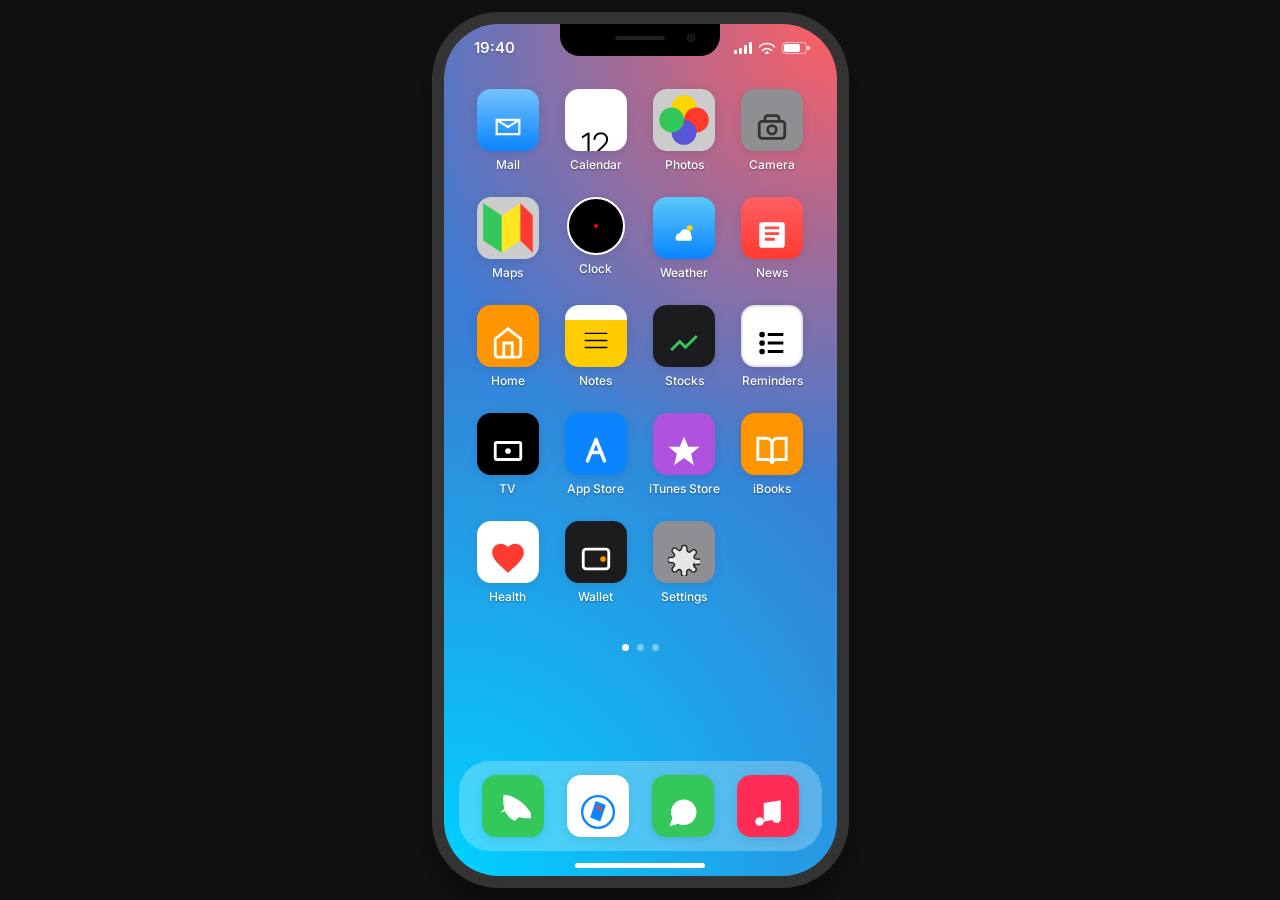
<file: datatransfer/index.html>
<!DOCTYPE html>
<html lang="en">

<head>
    <meta charset="UTF-8">
    <meta name="viewport" content="width=device-width, initial-scale=1.0, maximum-scale=1.0, user-scalable=no">
    <title>ConnectX iOS Replica</title>
    <link rel="stylesheet" href="style.css">
    <link rel="preconnect" href="https://fonts.googleapis.com">
    <link rel="preconnect" href="https://fonts.gstatic.com" crossorigin>
    <!-- SF Pro Display approximation -->
    <link href="https://fonts.googleapis.com/css2?family=Inter:wght@400;500;600;700&display=swap" rel="stylesheet">
</head>

<body>

    <div class="iphone-hardware">
        <!-- Status Bar -->
        <div class="status-bar">
            <div class="time" id="clock">9:41</div>
            <div class="notch-container">
                <div class="notch">
                    <div class="speaker"></div>
                    <div class="camera"></div>
                </div>
            </div>
            <div class="system-icons">
                <svg class="icon-signal" viewBox="0 0 18 12" fill="white">
                    <rect y="8" width="3" height="4" rx="1" />
                    <rect x="5" y="6" width="3" height="6" rx="1" />
                    <rect x="10" y="3" width="3" height="9" rx="1" />
                    <rect x="15" width="3" height="12" rx="1" />
                </svg>
                <svg class="icon-wifi" viewBox="0 0 16 12" fill="white">
                    <path
                        d="M8 12c.55 0 1-.45 1-1s-.45-1-1-1-1 .45-1 1 .45 1 1 1ZM12.5 8.5C11.2 7.2 9.7 6.5 8 6.5C6.3 6.5 4.8 7.2 3.5 8.5"
                        stroke="white" stroke-width="1.5" stroke-linecap="round" fill="none" />
                    <path d="M16 5C13.8 2.8 11.1 1.5 8 1.5 4.9 1.5 2.2 2.8 0 5" stroke="white" stroke-width="1.5"
                        stroke-linecap="round" fill="none" />
                </svg>
                <div class="battery">
                    <div class="battery-level"></div>
                </div>
            </div>
        </div>

        <!-- Activation zone to swipe down Control Center -->
        <div class="cc-pull-zone" id="top-pull-zone"></div>

        <!-- HOME SCREEN -->
        <div class="home-screen" id="home-screen">
            <div class="app-grid">
                <!-- Row 1 -->
                <div class="app">
                    <div class="app-icon" style="background:linear-gradient(to bottom, #72c3fc, #0a84ff)"><svg style="width:34px; margin-top:14px" viewBox="0 0 24 24" fill="none" stroke="white" stroke-width="1.5"><path d="M4 7l8 5 8-5M4 7v10h16V7H4z"/></svg></div><span>Mail</span>
                </div>
                <div class="app">
                    <div class="app-icon calendar"><b>Tuesday</b><br>12</div><span>Calendar</span>
                </div>
                <div class="app">
                    <div class="app-icon photos"><img
                            src="data:image/svg+xml;utf8,<svg xmlns='http://www.w3.org/2000/svg' viewBox='0 0 100 100'><circle cx='50' cy='30' r='20' fill='%23FFD500'/><circle cx='70' cy='50' r='20' fill='%23FF3B30'/><circle cx='50' cy='70' r='20' fill='%235856D6'/><circle cx='30' cy='50' r='20' fill='%2334C759'/></svg>">
                    </div><span>Photos</span>
                </div>
                <div class="app">
                    <div class="app-icon" style="background:#8e8e93"><svg style="width:34px; margin-top:14px" viewBox="0 0 24 24" fill="none" stroke="#333" stroke-width="2"><rect x="3" y="8" width="18" height="12" rx="2"/><circle cx="12" cy="14" r="3"/><path d="M7 8V6a2 2 0 012-2h6a2 2 0 012 2v2"/></svg></div><span>Camera</span>
                </div>
                <!-- Row 2 -->
                <div class="app">
                    <div class="app-icon map"><img
                            src="data:image/svg+xml;utf8,<svg xmlns='http://www.w3.org/2000/svg' viewBox='0 0 100 100'><path d='M10 10l30 20v60L10 70Z' fill='%2334C759'/><path d='M40 30l30-20v60L40 90Z' fill='%23FFE620'/><path d='M70 10l20 20v60L70 70Z' fill='%23FF3B30'/></svg>">
                    </div><span>Maps</span>
                </div>
                <div class="app">
                    <div class="app-icon clock">
                        <div class="pin"></div>
                    </div><span>Clock</span>
                </div>
                <div class="app">
                    <div class="app-icon" style="background:linear-gradient(to bottom, #5ac8fa, #0a84ff)"><svg style="width:34px; margin-top:14px" viewBox="0 0 24 24" fill="white"><path d="M17 12a4 4 0 00-7.8-1.2 3 3 0 00-2.2 5.2h10a4 4 0 000-4z"/><circle cx="16" cy="7" r="2" fill="#ffd500"/></svg></div><span>Weather</span>
                </div>
                <div class="app">
                    <div class="app-icon" style="background:linear-gradient(to bottom, #ff5e62, #ff3b30)"><svg style="width:34px; margin-top:14px" viewBox="0 0 24 24" fill="white"><path d="M19 3H5a2 2 0 00-2 2v14a2 2 0 002 2h14a2 2 0 002-2V5a2 2 0 00-2-2zm-5 13H7v-2h7v2zm3-4H7v-2h10v2zm0-4H7V6h10v2z"/></svg></div><span>News</span>
                </div>
                <!-- Row 3 -->
                <div class="app">
                    <div class="app-icon" style="background:#ff9500"><svg style="width:34px; margin-top:14px" viewBox="0 0 24 24" fill="none" stroke="white" stroke-width="2"><path d="M3 9l9-7 9 7v11a2 2 0 01-2 2H5a2 2 0 01-2-2z"/><path d="M9 22V12h6v10"/></svg></div><span>Home</span>
                </div>
                <div class="app">
                    <div class="app-icon" style="background:#ffcc00; border-top: 15px solid white;"><svg style="margin-top:-10px; width:34px" viewBox="0 0 24 24" stroke="black" stroke-width="1"><line x1="4" y1="8" x2="20" y2="8"/><line x1="4" y1="13" x2="20" y2="13"/><line x1="4" y1="18" x2="20" y2="18"/></svg></div>
                    <span>Notes</span>
                </div>
                <div class="app">
                    <div class="app-icon" style="background:#1c1c1e;"><svg style="width:34px; margin-top:14px" viewBox="0 0 24 24" fill="none" stroke="#34c759" stroke-width="2"><path d="M3 17l6-6 4 4 8-8"/></svg></div>
                    <span>Stocks</span>
                </div>
                <div class="app">
                    <div class="app-icon" style="background:white; border:2px solid #e5e5ea;"><svg style="width:34px; margin-top:14px" viewBox="0 0 24 24" stroke="black" stroke-width="2"><circle cx="5" cy="6" r="1" fill="red"/><circle cx="5" cy="12" r="1" fill="orange"/><circle cx="5" cy="18" r="1" fill="green"/><line x1="9" y1="6" x2="20" y2="6"/><line x1="9" y1="12" x2="20" y2="12"/><line x1="9" y1="18" x2="20" y2="18"/></svg></div>
                    <span>Reminders</span>
                </div>
                <!-- Row 4 -->
                <div class="app">
                    <div class="app-icon" style="background:black"><svg style="width:34px; margin-top:14px" viewBox="0 0 24 24" fill="white"><path d="M20 5H4a2 2 0 00-2 2v10a2 2 0 002 2h16a2 2 0 002-2V7a2 2 0 00-2-2zM4 17V7h16v10z"/><circle cx="12" cy="12" r="2"/></svg></div><span>TV</span>
                </div>
                <div class="app">
                    <div class="app-icon" style="background:#0a84ff"><svg style="width:34px; margin-top:14px" viewBox="0 0 24 24" fill="none" stroke="white" stroke-width="2.5" stroke-linecap="round"><path d="M12 4l-6 15m6-15l6 15m-10-6h8"/></svg></div><span>App Store</span>
                </div>
                <div class="app">
                    <div class="app-icon" style="background:#af52de"><svg style="width:34px; margin-top:14px" viewBox="0 0 24 24" fill="white"><path d="M12 2L15 9h8l-6 5 2 8-7-5-7 5 2-8-6-5h8z"/></svg></div><span>iTunes Store</span>
                </div>
                <div class="app">
                    <div class="app-icon" style="background:#ff9500"><svg style="width:34px; margin-top:14px" viewBox="0 0 24 24" fill="none" stroke="white" stroke-width="2"><path d="M2 3h6a4 4 0 014 4v14a3 3 0 00-3-3H2z"/><path d="M22 3h-6a4 4 0 00-4 4v14a3 3 0 013-3h7z"/></svg></div><span>iBooks</span>
                </div>
                <!-- Row 5 -->
                <div class="app">
                    <div class="app-icon" style="background:white"><svg style="width:38px; margin-top:12px" viewBox="0 0 24 24" fill="#ff3b30"><path d="M12 21.35l-1.45-1.32C5.4 15.36 2 12.28 2 8.5 2 5.42 4.42 3 7.5 3c1.74 0 3.41.81 4.5 2.09C13.09 3.81 14.76 3 16.5 3 19.58 3 22 5.42 22 8.5c0 3.78-3.4 6.86-8.55 11.54L12 21.35z"/></svg></div><span>Health</span>
                </div>
                <div class="app">
                    <div class="app-icon" style="background:#1c1c1e"><svg style="width:34px; margin-top:14px" viewBox="0 0 24 24" fill="none" stroke="#ff9500" stroke-width="2"><rect x="3" y="5" width="18" height="14" rx="2" stroke="white"/><circle cx="17" cy="12" r="1"/></svg></div><span>Wallet</span>
                </div>
                <div class="app">
                    <div class="app-icon" style="background:#8e8e93"><svg style="width:32px; margin-top:15px" viewBox="0 0 24 24" fill="#e5e5ea" stroke="#1c1c1e" stroke-width="1"><circle cx="12" cy="12" r="4"/><path d="M19.4 15a1.65 1.65 0 00.3 1.8l1 1a2 2 0 01-2.8 2.8l-1-1a1.65 1.65 0 00-1.8-.3 1.65 1.65 0 00-1 1.5v1.5a2 2 0 01-4 0v-1.5a1.65 1.65 0 00-1-1.5 1.65 1.65 0 00-1.8.3l-1 1a2 2 0 01-2.8-2.8l1-1a1.65 1.65 0 00.3-1.8 1.65 1.65 0 00-1.5-1h-1.5a2 2 0 010-4h1.5a1.65 1.65 0 001.5-1 1.65 1.65 0 00-.3-1.8l-1-1a2 2 0 012.8-2.8l1 1a1.65 1.65 0 001.8.3h.1a1.65 1.65 0 001-1.5V3a2 2 0 014 0v1.5a1.65 1.65 0 001 1.5h.1a1.65 1.65 0 001.8-.3l1-1a2 2 0 012.8 2.8l-1 1a1.65 1.65 0 00-.3 1.8 1.65 1.65 0 001.5 1h1.5a2 2 0 010 4h-1.5a1.65 1.65 0 00-1.5 1z"/></svg></div><span>Settings</span>
                </div>
            </div>

            <div class="page-dots">
                <div class="dot active"></div>
                <div class="dot"></div>
                <div class="dot"></div>
            </div>

            <!-- Dock -->
            <div class="dock-container">
                <div class="dock">
                    <div class="app-icon" style="background:#34c759"><svg style="width:36px; margin-top:13px" viewBox="0 0 24 24" fill="white"><path d="M6.62 10.79a15.05 15.05 0 006.59 6.59l2.2-2.2c.31-.3.73-.4 1.11-.27 1.21.4 2.53.61 3.88.61h3.5c.55 0 1-.45 1-1C24 9.6 14.4 0 6.5 0c-.55 0-1 .45-1 1v3.5c0 1.35.21 2.67.61 3.88.13.38.03.8-.27 1.11l-2.22 2.3z"/></svg></div>
                    <div class="app-icon" style="background:white"><svg style="width:38px; margin-top:12px" viewBox="0 0 24 24" fill="none" stroke="#0a84ff" stroke-width="1.5"><circle cx="12" cy="12" r="10"/><path d="M16 8l-3 9-5-2 3-9 5 2z" fill="#0a84ff"/><path d="M13.5 10.5l-1.5-1.5" stroke="#ff3b30" stroke-width="2" stroke-linecap="round"/></svg></div>
                    <div class="app-icon" style="background:#34c759"><svg style="width:36px; margin-top:13px" viewBox="0 0 24 24" fill="white"><path d="M21 11.5a8.38 8.38 0 01-.9 3.8 8.5 8.5 0 01-7.6 4.7 8.38 8.38 0 01-3.8-.9L3 21l1.9-5.7a8.38 8.38 0 01-.9-3.8 8.5 8.5 0 018.5-8.5 8.5 8.5 0 018.5 8.5z"/></svg></div>
                    <div class="app-icon" style="background:#ff2d55"><svg style="width:34px; margin-top:14px" viewBox="0 0 24 24" fill="white"><path d="M9 18V5l12-2v13"/><circle cx="6" cy="18" r="3"/><circle cx="18" cy="16" r="3"/></svg></div>
                </div>
            </div>
        </div>

        <!-- CONTROL CENTER -->
        <div class="control-center" id="control-center">
            <!-- Blurred Background overlay already on .control-center -->
            <div class="cc-content">
                <div class="cc-row">
                    <!-- Connectivity 2x2 -->
                    <div class="cc-module cc-grid-2x2">
                        <div class="cc-circle toggle-airplane">
                            <div class="icon airplane"></div>
                        </div>
                        <div class="cc-circle active toggle-cellular">
                            <div class="icon cellular"></div>
                        </div>
                        <div class="cc-circle active toggle-wifi">
                            <div class="icon wifi"></div>
                        </div>
                        <div class="cc-circle active toggle-bluetooth">
                            <div class="icon bluetooth"></div>
                        </div>
                    </div>
                    <!-- Media 2x2 -->
                    <div class="cc-module cc-media">
                        <p class="media-title">Not Playing</p>
                        <div class="media-controls">
                            <div class="play-btn">▶</div>
                        </div>
                    </div>
                </div>

                <div class="cc-row">
                    <div class="cc-col">
                        <div class="cc-row-small">
                            <div class="cc-module cc-1x1">
                                <div class="icon orientation"></div>
                            </div>
                            <div class="cc-module cc-1x1">
                                <div class="icon mirror"></div>
                            </div>
                        </div>
                        <!-- The ConnectX Custom Tile -->
                        <div class="cc-module cc-2x1 connectx-tile" id="btn-connectx">
                            <div class="connectx-icon"><span>X</span></div>
                            <span class="connectx-label">ConnectX</span>
                        </div>
                    </div>
                    <div class="cc-col">
                        <div class="cc-row-small sliders">
                            <div class="cc-module cc-slider">
                                <div class="slider-icon sun"></div>
                                <div class="slider-fill" style="height: 60%"></div>
                            </div>
                            <div class="cc-module cc-slider">
                                <div class="slider-icon vol"></div>
                                <div class="slider-fill" style="height: 30%"></div>
                            </div>
                        </div>
                    </div>
                </div>

                <div class="cc-row tools">
                    <div class="cc-module cc-1x1">
                        <div class="icon flashlight"></div>
                    </div>
                    <div class="cc-module cc-1x1">
                        <div class="icon timer"></div>
                    </div>
                    <div class="cc-module cc-1x1">
                        <div class="icon calc"></div>
                    </div>
                    <div class="cc-module cc-1x1">
                        <div class="icon cam"></div>
                    </div>
                </div>
            </div>

            <div class="cc-close-hint">Swipe up to close</div>
        </div>

        <!-- MODAL OVERLAY -->
        <div class="modal-overlay" id="modal-overlay"></div>

        <!-- CONNECTX: Step 1 (Share Data) -->
        <div class="glass-modal" id="modal-share">
            <div class="modal-header">
                <h3>Share Data</h3>
                <button class="close-btn" onclick="closeAllModals()">×</button>
            </div>
            <div class="modal-body">
                <div class="user-data-info mb-3">
                    <span class="info-label">Available Data:</span>
                    <span class="info-value" id="available-data">2.5 GB</span>
                </div>
                <div class="input-block">
                    <label>Mobile Number</label>
                    <input type="tel" id="mobile-number" placeholder="+91 98765 43210" maxlength="15">
                    <div class="error-text" id="phone-error">Please enter a valid 10-digit Indian number</div>
                </div>

                <div class="input-block">
                    <label>Select Data Limit</label>
                    <div class="data-options">
                        <button class="data-opt" data-val="500MB">500 MB</button>
                        <button class="data-opt active" data-val="1GB">1 GB</button>
                        <button class="data-opt" data-val="1.5GB">1.5 GB</button>
                    </div>
                </div>

                <button class="primary-btn mt-4" id="btn-send-otp">Send OTP</button>
            </div>
        </div>

        <!-- CONNECTX: Step 2 (OTP Verification) -->
        <div class="glass-modal" id="modal-otp">
            <div class="modal-header">
                <button class="back-btn" id="btn-back-otp">←</button>
                <h3>Verify OTP</h3>
                <div style="width:28px"></div>
            </div>
            <div class="modal-body text-center">
                <p class="subtitle">Enter the 4-digit code sent to <br><b id="display-number"></b></p>

                <div class="otp-inputs">
                    <input type="text" maxlength="1" class="otp-box">
                    <input type="text" maxlength="1" class="otp-box">
                    <input type="text" maxlength="1" class="otp-box">
                    <input type="text" maxlength="1" class="otp-box">
                </div>
                <div class="error-text mt-2" id="otp-error">Please enter complete OTP</div>

                <button class="primary-btn mt-4" id="btn-verify">Verify & Transfer</button>
            </div>
        </div>

        <!-- CONNECTX: Loading State -->
        <div class="glass-modal centered-content" id="modal-loading">
            <div class="spinner"></div>
            <p class="loading-text">Processing Transfer...</p>
        </div>

        <!-- CONNECTX: Step 3 (Success) -->
        <div class="glass-modal centered-content" id="modal-success">
            <div class="success-circle">
                <svg viewBox="0 0 24 24" fill="none" stroke="currentColor" stroke-width="3">
                    <polyline points="20 6 9 17 4 12"></polyline>
                </svg>
            </div>
            <h3>Transfer Successful!</h3>
            <p class="subtitle mt-2"><b id="success-data">1GB</b> data has been transferred securely to <br><b
                    id="success-number"></b>.</p>
            <div class="user-data-info mt-4" style="width:100%; text-align:left;">
                <span class="info-label">Remaining Data:</span>
                <span class="info-value" id="remaining-data">---</span>
            </div>
            <button class="primary-btn mt-4" onclick="closeAllModals()">Done</button>
        </div>

        <!-- Home Indicator -->
        <div class="home-indicator"></div>
    </div>

    <script src="script.js"></script>
</body>

</html>
</file>
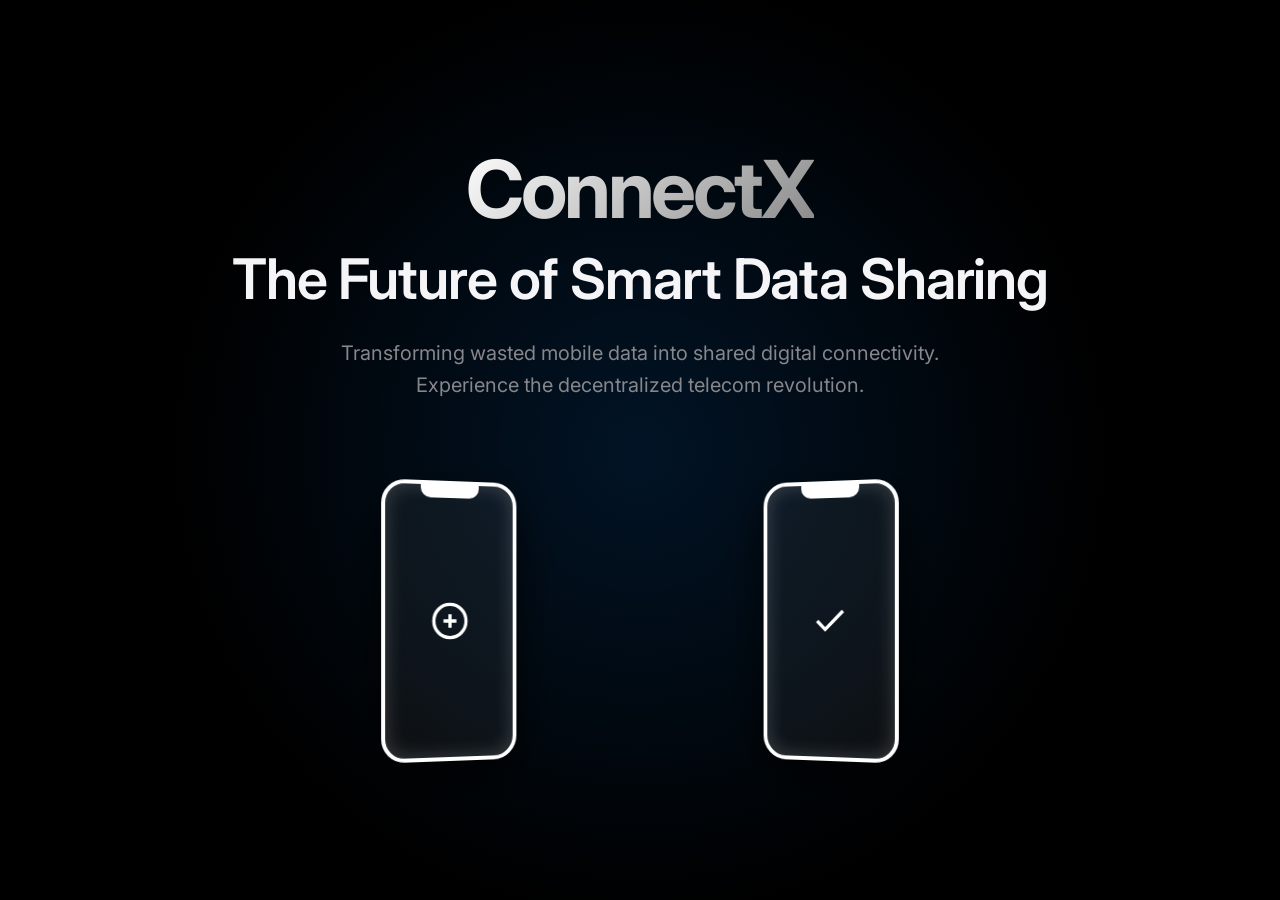
<file: datatransfer/landing.html>
<!DOCTYPE html>
<html lang="en">

<head>
    <meta charset="UTF-8">
    <meta name="viewport" content="width=device-width, initial-scale=1.0">
    <title>ConnectX - Smart Mobile Data Sharing</title>
    <link rel="preconnect" href="https://fonts.googleapis.com">
    <link rel="preconnect" href="https://fonts.gstatic.com" crossorigin>
    <link href="https://fonts.googleapis.com/css2?family=Inter:wght@300;400;600;700&display=swap" rel="stylesheet">
    <style>
        /* CSS RESET & VARIABLES */
        :root {
            --bg-color: #000000;
            --text-primary: #f5f5f7;
            --text-secondary: #86868b;
            --accent-blue: #0a84ff;
            --accent-green: #34c759;
            --accent-red: #ff3b30;
            --glass-bg: rgba(255, 255, 255, 0.03);
            --glass-border: rgba(255, 255, 255, 0.08);
        }

        * {
            margin: 0;
            padding: 0;
            box-sizing: border-box;
        }

        body,
        html {
            width: 100%;
            height: 100%;
            background-color: var(--bg-color);
            color: var(--text-primary);
            font-family: 'Inter', -apple-system, sans-serif;
            overflow: hidden;
            /* Use scroll-container instead */
            scroll-behavior: smooth;
        }

        .scroll-container {
            width: 100vw;
            height: 100vh;
            overflow-y: scroll;
            scroll-snap-type: y mandatory;
            scrollbar-width: none;
            /* Firefox */
        }

        .scroll-container::-webkit-scrollbar {
            display: none;
        }

        /* Chrome/Safari */

        /* SHARED SECTION STYLES */
        .section {
            width: 100vw;
            height: 100vh;
            scroll-snap-align: start;
            display: flex;
            flex-direction: column;
            justify-content: center;
            align-items: center;
            position: relative;
            padding: 2rem;
            overflow: hidden;
        }

        .content {
            z-index: 10;
            display: flex;
            flex-direction: column;
            align-items: center;
            text-align: center;
            max-width: 900px;
            width: 100%;
        }

        .bg-layer {
            position: absolute;
            inset: 0;
            z-index: 0;
            display: flex;
            justify-content: center;
            align-items: center;
        }

        h1 {
            font-size: 5rem;
            font-weight: 700;
            letter-spacing: -0.04em;
            margin-bottom: 0.5rem;
            background: linear-gradient(135deg, #fff 0%, #888 100%);
            -webkit-background-clip: text;
            -webkit-text-fill-color: transparent;
        }

        h2 {
            font-size: 3.5rem;
            font-weight: 600;
            letter-spacing: -0.02em;
            margin-bottom: 1.5rem;
        }

        p {
            font-size: 1.25rem;
            color: var(--text-secondary);
            line-height: 1.6;
            margin-bottom: 2rem;
            max-width: 700px;
        }

        .glass-card {
            background: var(--glass-bg);
            backdrop-filter: blur(20px);
            -webkit-backdrop-filter: blur(20px);
            border: 1px solid var(--glass-border);
            border-radius: 30px;
            padding: 3rem;
            text-align: center;
            box-shadow: 0 40px 80px rgba(0, 0, 0, 0.6);
        }

        /* ANIMATIONS */
        .fade-up {
            opacity: 0;
            transform: translateY(60px);
            transition: all 1.2s cubic-bezier(0.16, 1, 0.3, 1);
        }

        .fade-up.visible {
            opacity: 1;
            transform: translateY(0);
        }

        .delay-1 {
            transition-delay: 0.2s;
        }

        .delay-2 {
            transition-delay: 0.4s;
        }

        .delay-3 {
            transition-delay: 0.6s;
        }

        /* BUTTON */
        .btn-primary {
            display: inline-block;
            padding: 1.2rem 3rem;
            font-size: 1.25rem;
            font-weight: 600;
            color: #000;
            background: #fff;
            border-radius: 50px;
            text-decoration: none;
            transition: transform 0.3s ease, box-shadow 0.3s ease;
            box-shadow: 0 0 20px rgba(255, 255, 255, 0.2);
        }

        .btn-primary:hover {
            transform: scale(1.05);
            box-shadow: 0 0 40px rgba(255, 255, 255, 0.4);
        }

        /* -----------------------------------
           SECTION 1: HERO
        ----------------------------------- */
        #hero .bg-layer {
            background: radial-gradient(circle at center, rgba(10, 132, 255, 0.15) 0%, transparent 60%);
        }

        .phones-container {
            display: flex;
            align-items: center;
            justify-content: center;
            gap: 15rem;
            margin-top: 3rem;
            position: relative;
        }

        .phone-mockup {
            width: 140px;
            height: 280px;
            border: 4px solid #fff;
            border-radius: 24px;
            position: relative;
            box-shadow: inset 0 0 20px rgba(255, 255, 255, 0.2), 0 20px 50px rgba(0, 0, 0, 0.8);
            display: flex;
            justify-content: center;
            align-items: center;
            background: rgba(255, 255, 255, 0.05);
            overflow: hidden;
            transform: perspective(1000px) rotateY(15deg);
        }

        .phone-mockup.right {
            transform: perspective(1000px) rotateY(-15deg);
        }

        .phone-mockup::before {
            content: '';
            position: absolute;
            top: -2px;
            width: 60px;
            height: 15px;
            background: #fff;
            border-bottom-left-radius: 10px;
            border-bottom-right-radius: 10px;
        }

        .data-waves {
            position: absolute;
            width: 100%;
            height: 100px;
            display: flex;
            align-items: center;
            justify-content: space-evenly;
            overflow: hidden;
            pointer-events: none;
        }

        .particle {
            width: 8px;
            height: 8px;
            background: var(--accent-blue);
            border-radius: 50%;
            box-shadow: 0 0 20px 5px var(--accent-blue);
            animation: shoot 2s infinite ease-in-out;
            opacity: 0;
        }

        .particle:nth-child(2) {
            animation-delay: 0.6s;
            background: var(--accent-green);
            box-shadow: 0 0 20px 5px var(--accent-green);
        }

        .particle:nth-child(3) {
            animation-delay: 1.2s;
            background: #fff;
            box-shadow: 0 0 20px 5px #fff;
        }

        @keyframes shoot {
            0% {
                transform: translateX(-150px) scale(0.5);
                opacity: 0;
            }

            50% {
                opacity: 1;
                transform: translateX(0) scale(1.5);
            }

            100% {
                transform: translateX(150px) scale(0.5);
                opacity: 0;
            }
        }

        /* -----------------------------------
           SECTION 2: HOW DATA COMES
        ----------------------------------- */
        .world-flow {
            display: flex;
            align-items: center;
            justify-content: space-between;
            width: 100%;
            max-width: 800px;
            margin-top: 3rem;
            position: relative;
        }

        .flow-node {
            display: flex;
            flex-direction: column;
            align-items: center;
            gap: 1rem;
            z-index: 2;
            font-weight: 600;
        }

        .flow-node svg {
            width: 60px;
            height: 60px;
            filter: drop-shadow(0 0 10px rgba(255, 255, 255, 0.3));
        }

        .flow-path {
            position: absolute;
            top: 30px;
            left: 60px;
            right: 60px;
            height: 4px;
            background: rgba(255, 255, 255, 0.1);
            border-radius: 2px;
            overflow: hidden;
        }

        .flow-path::after {
            content: '';
            position: absolute;
            top: 0;
            left: -100%;
            width: 50%;
            height: 100%;
            background: linear-gradient(90deg, transparent, var(--accent-blue), transparent);
            animation: travel 3s infinite linear;
        }

        @keyframes travel {
            100% {
                left: 200%;
            }
        }

        /* -----------------------------------
           SECTION 3: FAILED ATTEMPT
        ----------------------------------- */
        .card-grid {
            display: grid;
            grid-template-columns: repeat(3, 1fr);
            gap: 2rem;
            margin-top: 2rem;
            width: 100%;
        }

        .fail-card {
            background: rgba(255, 59, 48, 0.1);
            border: 1px solid rgba(255, 59, 48, 0.3);
            border-radius: 20px;
            padding: 2rem;
            text-align: center;
        }

        .fail-card svg {
            width: 40px;
            height: 40px;
            color: var(--accent-red);
            margin-bottom: 1rem;
        }

        .person-placeholder {
            width: 100px;
            height: 100px;
            border-radius: 50%;
            margin: 0 auto 2rem;
            background: linear-gradient(135deg, #333, #111);
            border: 2px solid #555;
            display: flex;
            justify-content: center;
            align-items: center;
        }

        .person-placeholder svg {
            width: 50px;
            height: 50px;
            color: #888;
        }

        /* -----------------------------------
           SECTION 4 & 5: BIRDS & TOWER
        ----------------------------------- */
        .tower-bg {
            position: absolute;
            bottom: 0;
            left: 50%;
            transform: translateX(-50%);
            width: 400px;
            height: 600px;
            opacity: 0.8;
            transition: all 1s ease;
        }

        .tower-bg svg {
            width: 100%;
            height: 100%;
            filter: drop-shadow(0 0 30px rgba(255, 255, 255, 0.1));
        }

        .birds-container {
            position: absolute;
            inset: 0;
            pointer-events: none;
            overflow: hidden;
        }

        .bird {
            position: absolute;
            width: 30px;
            height: 30px;
            fill: #fff;
            animation: flyAround 10s infinite linear;
        }

        /* Normal Birds */
        .bird:nth-child(1) {
            top: 20%;
            left: -5%;
            animation-duration: 12s;
        }

        .bird:nth-child(2) {
            top: 30%;
            left: -10%;
            animation-duration: 15s;
            animation-delay: 2s;
        }

        .bird:nth-child(3) {
            top: 15%;
            left: -5%;
            animation-duration: 10s;
            animation-delay: 4s;
        }

        .bird:nth-child(4) {
            top: 40%;
            left: -15%;
            animation-duration: 18s;
            animation-delay: 1s;
        }

        @keyframes flyAround {
            0% {
                transform: translate(0, 0) scale(0.5) rotate(15deg);
            }

            50% {
                transform: translate(50vw, -100px) scale(1) rotate(0deg);
            }

            100% {
                transform: translate(110vw, 50px) scale(0.5) rotate(-15deg);
            }
        }

        /* Falling Birds (Section 5) */
        #problem .bg-layer {
            background: url('birds-poster.png') no-repeat center center;
            background-size: cover;
            opacity: 1;
            filter: brightness(0.4);
        }

        .bird-fall {
            position: absolute;
            width: 30px;
            height: 30px;
            fill: #ff3b30;
            animation: birdsDying 6s infinite ease-in;
            opacity: 0;
            filter: drop-shadow(0 0 10px rgba(255, 59, 48, 0.8));
        }

        .bird-fall:nth-child(1) {
            top: 10%;
            left: 30%;
            animation-delay: 0s;
        }

        .bird-fall:nth-child(2) {
            top: 5%;
            left: 60%;
            animation-delay: 2s;
        }

        .bird-fall:nth-child(3) {
            top: 20%;
            left: 45%;
            animation-delay: 4s;
        }

        @keyframes birdsDying {
            0% {
                transform: translateY(0) rotate(0deg) scale(1);
                opacity: 1;
            }

            20% {
                transform: translateY(20px) rotate(45deg) scale(0.9);
                opacity: 0.8;
            }

            100% {
                transform: translateY(800px) rotate(180deg) scale(0.5);
                opacity: 0;
            }
        }

        /* -----------------------------------
           SECTION 6: SOLUTION
        ----------------------------------- */
        .transfer-demo {
            display: flex;
            align-items: center;
            justify-content: space-between;
            gap: 2rem;
            margin-top: 3rem;
            background: rgba(255, 255, 255, 0.03);
            padding: 2rem 3rem;
            border-radius: 30px;
            border: 1px solid rgba(255, 255, 255, 0.1);
            width: 100%;
            max-width: 700px;
            box-shadow: 0 20px 40px rgba(0, 0, 0, 0.5);
        }

        .before-state,
        .after-state {
            display: flex;
            flex-direction: column;
            gap: 1rem;
            align-items: flex-start;
            flex: 1;
        }

        .before-state h3,
        .after-state h3 {
            color: #888;
            font-size: 0.9rem;
            margin-bottom: 0.5rem;
            text-transform: uppercase;
            letter-spacing: 2px;
            align-self: center;
        }

        .user-box {
            display: flex;
            align-items: center;
            gap: 1rem;
            width: 100%;
            justify-content: space-between;
        }

        .data-pulse {
            padding: 0.5rem 1rem;
            border-radius: 50px;
            font-weight: bold;
            background: rgba(255, 255, 255, 0.1);
            transition: all 1s ease;
            color: #aaa;
            min-width: 90px;
            text-align: center;
        }

        .transfer-demo.visible .before-state .high {
            background: var(--accent-blue);
            color: #fff;
            box-shadow: 0 0 20px rgba(10, 132, 255, 0.6);
        }

        .transfer-demo.visible .before-state .low {
            background: var(--accent-red);
            color: #fff;
            box-shadow: 0 0 20px rgba(255, 59, 48, 0.6);
        }

        .transfer-demo.visible .after-state .mid {
            background: var(--accent-green);
            color: #fff;
            box-shadow: 0 0 20px rgba(52, 199, 89, 0.5);
        }

        .arrow-icon {
            width: 50px;
            height: 50px;
            stroke: #fff;
            fill: none;
            stroke-width: 2;
            opacity: 0;
            transform: translateX(-40px);
            transition: all 1s cubic-bezier(0.4, 0, 0.2, 1) 0.5s;
            flex-shrink: 0;
        }

        .transfer-demo.visible .arrow-icon {
            opacity: 1;
            transform: translateX(0);
            stroke: var(--accent-green);
        }

        @media (max-width: 900px) {
            .transfer-demo {
                flex-direction: column;
                padding: 2rem;
                gap: 3rem;
            }

            .arrow-icon {
                transform: translateY(-40px) rotate(90deg);
            }

            .transfer-demo.visible .arrow-icon {
                transform: translateY(0) rotate(90deg);
            }
        }

        /* -----------------------------------
           SECTION 7: DATA WASTAGE
        ----------------------------------- */
        .circle-drain {
            position: relative;
            width: 250px;
            height: 250px;
            margin-top: 2rem;
        }

        .circle-drain svg {
            transform: rotate(-90deg);
            width: 100%;
            height: 100%;
        }

        .circle-drain circle {
            fill: none;
            stroke-width: 15;
            stroke-linecap: round;
        }

        .circle-bg {
            stroke: var(--glass-border);
        }

        .circle-fill {
            stroke: var(--accent-red);
            stroke-dasharray: 630;
            stroke-dashoffset: 0;
            transition: stroke-dashoffset 3s cubic-bezier(0.4, 0, 0.2, 1);
        }

        .circle-drain.visible .circle-fill {
            stroke-dashoffset: 630;
        }

        .circle-text {
            position: absolute;
            inset: 0;
            display: flex;
            flex-direction: column;
            align-items: center;
            justify-content: center;
            font-size: 2rem;
            font-weight: 700;
        }

        .circle-text span {
            font-size: 1rem;
            color: var(--text-secondary);
            font-weight: 400;
        }

        /* -----------------------------------
           SECTION 8: BENEFITS
        ----------------------------------- */
        .benefits-grid {
            display: grid;
            grid-template-columns: repeat(2, 1fr);
            gap: 2rem;
            width: 100%;
            margin-top: 2rem;
        }

        .benefit-card {
            background: var(--glass-bg);
            padding: 2.5rem;
            border-radius: 20px;
            border: 1px solid var(--glass-border);
            text-align: left;
            transition: transform 0.3s ease;
            display: flex;
            gap: 1.5rem;
            align-items: center;
        }

        .benefit-card:hover {
            transform: translateY(-10px);
            background: rgba(255, 255, 255, 0.06);
        }

        .benefit-icon {
            width: 60px;
            height: 60px;
            min-width: 60px;
            border-radius: 15px;
            background: rgba(255, 255, 255, 0.1);
            display: flex;
            justify-content: center;
            align-items: center;
            color: var(--accent-green);
        }

        /* -----------------------------------
           MOBILE RESPONSIVENESS
        ----------------------------------- */
        @media (max-width: 900px) {
            h1 {
                font-size: 3rem;
            }

            h2 {
                font-size: 2.5rem;
            }

            .phones-container {
                gap: 4rem;
            }

            .world-flow {
                flex-direction: column;
                gap: 3rem;
            }

            .flow-path {
                width: 4px;
                height: 100%;
                top: 0;
                left: 50%;
                transform: translateX(-50%);
            }

            .flow-path::after {
                width: 100%;
                height: 50%;
                top: -100%;
                left: 0;
                background: linear-gradient(180deg, transparent, var(--accent-blue), transparent);
                animation: travelY 3s infinite linear;
            }

            @keyframes travelY {
                100% {
                    top: 200%;
                }
            }

            .card-grid,
            .benefits-grid {
                grid-template-columns: 1fr;
            }

            .benefit-card {
                flex-direction: column;
                text-align: center;
            }
        }
    </style>
</head>

<body>

    <div class="scroll-container">

        <!-- 1: HERO -->
        <section id="hero" class="section">
            <div class="bg-layer"></div>
            <div class="content fade-up">
                <h1>ConnectX</h1>
                <h2>The Future of Smart Data Sharing</h2>
                <p>Transforming wasted mobile data into shared digital connectivity. Experience the decentralized
                    telecom revolution.</p>

                <div class="phones-container">
                    <div class="phone-mockup left">
                        <svg width="40" height="40" viewBox="0 0 24 24" fill="none" stroke="white" stroke-width="2">
                            <circle cx="12" cy="12" r="10" />
                            <path d="M12 8v8m-4-4h8" />
                        </svg>
                    </div>
                    <div class="data-waves">
                        <div class="particle"></div>
                        <div class="particle"></div>
                        <div class="particle"></div>
                    </div>
                    <div class="phone-mockup right">
                        <svg width="40" height="40" viewBox="0 0 24 24" fill="none" stroke="white" stroke-width="2">
                            <path d="M20 6L9 17l-5-5" />
                        </svg>
                    </div>
                </div>
            </div>
        </section>

        <!-- 2: HOW DATA COMES -->
        <section id="import" class="section">
            <div class="content fade-up">
                <h2>Where Does Your Data Come From?</h2>
                <p>Telecom companies import massive amounts of data from global networks. India imports thousands of
                    Terabytes daily via submarine infrastructure.</p>

                <div class="world-flow">
                    <div class="flow-path"></div>
                    <div class="flow-node fade-up delay-1">
                        <svg viewBox="0 0 24 24" fill="none" stroke="#0a84ff" stroke-width="2">
                            <circle cx="12" cy="12" r="10" />
                            <path
                                d="M2 12h20M12 2a15.3 15.3 0 014 10 15.3 15.3 0 01-4 10 15.3 15.3 0 01-4-10 15.3 15.3 0 014-10z" />
                        </svg>
                        <span>Global Servers</span>
                    </div>
                    <div class="flow-node fade-up delay-2">
                        <svg viewBox="0 0 24 24" fill="none" stroke="white" stroke-width="2">
                            <path d="M22 12h-4l-3 9L9 3l-3 9H2" />
                        </svg>
                        <span>Submarine Cables</span>
                    </div>
                    <div class="flow-node fade-up delay-3">
                        <svg viewBox="0 0 24 24" fill="none" stroke="white" stroke-width="2">
                            <path d="M4 22h14a2 2 0 002-2V7.5L14.5 2H6a2 2 0 00-2 2v16a2 2 0 002 2z" />
                        </svg>
                        <span>ISP Telecom</span>
                    </div>
                    <div class="flow-node fade-up delay-3">
                        <svg viewBox="0 0 24 24" fill="none" stroke="#34c759" stroke-width="2">
                            <rect x="5" y="2" width="14" height="20" rx="2" ry="2" />
                            <line x1="12" y1="18" x2="12.01" y2="18" />
                        </svg>
                        <span>Your Phone</span>
                    </div>
                </div>
            </div>
        </section>

        <!-- 3: FAILED ATTEMPT -->
        <section id="history" class="section">
            <div class="content fade-up">
                <div class="person-placeholder">
                    <svg viewBox="0 0 24 24" fill="none" stroke="currentColor" stroke-width="2">
                        <path d="M20 21v-2a4 4 0 00-4-4H8a4 4 0 00-4 4v2" />
                        <circle cx="12" cy="7" r="4" />
                    </svg>
                </div>
                <h2>Previous Attempts Failed</h2>
                <p>Innovators tried to build data-sharing systems in the past, but they fell short due to severe
                    technological and structural limitations.</p>

                <div class="card-grid">
                    <div class="fail-card fade-up delay-1">
                        <svg viewBox="0 0 24 24" fill="none" stroke="currentColor" stroke-width="2">
                            <rect x="3" y="11" width="18" height="11" rx="2" ry="2" />
                            <path d="M7 11V7a5 5 0 0110 0v4" />
                            <path d="M12 15L12 11" />
                        </svg>
                        <h3>No Security</h3>
                        <p style="font-size:1rem;color:#aaa;margin-bottom:0;">Hotspots expose devices to severe
                            vulnerabilities.</p>
                    </div>
                    <div class="fail-card fade-up delay-2">
                        <svg viewBox="0 0 24 24" fill="none" stroke="currentColor" stroke-width="2">
                            <path d="M18.36 6.64a9 9 0 11-12.73 0" />
                            <line x1="12" y1="2" x2="12" y2="12" />
                        </svg>
                        <h3>No Telecom Integration</h3>
                        <p style="font-size:1rem;color:#aaa;margin-bottom:0;">Zero control over actual data packets and
                            provider bandwidth.</p>
                    </div>
                    <div class="fail-card fade-up delay-3">
                        <svg viewBox="0 0 24 24" fill="none" stroke="currentColor" stroke-width="2">
                            <circle cx="12" cy="12" r="10" />
                            <path d="M15 9l-6 6M9 9l6 6" />
                        </svg>
                        <h3>Poor UX</h3>
                        <p style="font-size:1rem;color:#aaa;margin-bottom:0;">Clunky apps required constant manual
                            pairing.</p>
                    </div>
                </div>
            </div>
        </section>

        <!-- 4: TOWER + BIRDS -->
        <section id="tower" class="section">
            <div class="tower-bg">
                <svg viewBox="0 0 200 400" fill="none" stroke="#444" stroke-width="2">
                    <path d="M100 0 L150 400 L50 400 Z" />
                    <path d="M80 150 L120 150 M70 250 L130 250 M60 350 L140 350" />
                    <circle cx="100" cy="0" r="10" fill="#0a84ff" stroke="none" class="pulse-dot" />
                </svg>
            </div>
            <div class="birds-container">
                <!-- Normal Birds -->
                <svg class="bird" viewBox="0 0 24 24">
                    <path
                        d="M2.46 12.03C5.5 12.03 8 13.5 10 16.5C10 16.5 10 7 12 7C14 7 14 16.5 14 16.5C16 13.5 18.5 12.03 21.54 12.03C19.5 8 16 5 12 5C8 5 4.5 8 2.46 12.03Z" />
                </svg>
                <svg class="bird" viewBox="0 0 24 24">
                    <path
                        d="M2.46 12.03C5.5 12.03 8 13.5 10 16.5C10 16.5 10 7 12 7C14 7 14 16.5 14 16.5C16 13.5 18.5 12.03 21.54 12.03C19.5 8 16 5 12 5C8 5 4.5 8 2.46 12.03Z" />
                </svg>
                <svg class="bird" viewBox="0 0 24 24">
                    <path
                        d="M2.46 12.03C5.5 12.03 8 13.5 10 16.5C10 16.5 10 7 12 7C14 7 14 16.5 14 16.5C16 13.5 18.5 12.03 21.54 12.03C19.5 8 16 5 12 5C8 5 4.5 8 2.46 12.03Z" />
                </svg>
                <svg class="bird" viewBox="0 0 24 24">
                    <path
                        d="M2.46 12.03C5.5 12.03 8 13.5 10 16.5C10 16.5 10 7 12 7C14 7 14 16.5 14 16.5C16 13.5 18.5 12.03 21.54 12.03C19.5 8 16 5 12 5C8 5 4.5 8 2.46 12.03Z" />
                </svg>
            </div>
            <div class="content fade-up" style="margin-top:-200px">
                <h2>Hidden Impact of Data Usage</h2>
                <p style="background:rgba(0,0,0,0.6); padding:1rem; border-radius:15px">High, un-optimized data demand
                    increases telecom tower processing and signal intensity endlessly.</p>
            </div>
        </section>

        <!-- 5: PROBLEM (BIRDS DYING) -->
        <section id="problem" class="section">
            <div class="bg-layer"></div>
            <div class="birds-container">
                <!-- Falling Birds -->
                <svg class="bird-fall" viewBox="0 0 24 24">
                    <path
                        d="M2.46 12.03C5.5 12.03 8 13.5 10 16.5C10 16.5 10 7 12 7C14 7 14 16.5 14 16.5C16 13.5 18.5 12.03 21.54 12.03C19.5 8 16 5 12 5C8 5 4.5 8 2.46 12.03Z" />
                </svg>
                <svg class="bird-fall" viewBox="0 0 24 24">
                    <path
                        d="M2.46 12.03C5.5 12.03 8 13.5 10 16.5C10 16.5 10 7 12 7C14 7 14 16.5 14 16.5C16 13.5 18.5 12.03 21.54 12.03C19.5 8 16 5 12 5C8 5 4.5 8 2.46 12.03Z" />
                </svg>
                <svg class="bird-fall" viewBox="0 0 24 24">
                    <path
                        d="M2.46 12.03C5.5 12.03 8 13.5 10 16.5C10 16.5 10 7 12 7C14 7 14 16.5 14 16.5C16 13.5 18.5 12.03 21.54 12.03C19.5 8 16 5 12 5C8 5 4.5 8 2.46 12.03Z" />
                </svg>
            </div>
            <div class="content fade-up" style="margin-top:-200px">
                <h2 style="color:var(--accent-red)">The Consequence</h2>
                <p style="background:rgba(0,0,0,0.6); padding:1rem; border-radius:15px">Increasing, unchecked microwave
                    radiation from saturated towers severely disrupts avian navigation, harming wildlife ecosystems
                    dramatically.</p>
            </div>
        </section>

        <!-- 6: YOUR IDEA -->
        <section id="solution" class="section">
            <div class="content fade-up">
                <h2 style="color:var(--accent-green)">Our Solution – ConnectX</h2>
                <p>Direct peer-to-peer data sharing allows you to transfer unused data seamlessly, reducing tower load
                    and wasted assets instantly.</p>

                <div class="transfer-demo graph-anim">
                    <div class="before-state">
                        <h3>Before Transfer</h3>
                        <div class="user-box">
                            <span style="font-weight:600">You</span>
                            <div class="data-pulse high">2.0 GB</div>
                        </div>
                        <div class="user-box">
                            <span style="font-weight:600; color:#aaa">Friend</span>
                            <div class="data-pulse low">0.0 GB</div>
                        </div>
                    </div>

                    <svg viewBox="0 0 24 24" class="arrow-icon">
                        <path d="M5 12h14m-7-7l7 7-7 7" />
                    </svg>

                    <div class="after-state">
                        <h3>After Transfer</h3>
                        <div class="user-box">
                            <span style="font-weight:600">You</span>
                            <div class="data-pulse mid">1.0 GB</div>
                        </div>
                        <div class="user-box">
                            <span style="font-weight:600; color:#aaa">Friend</span>
                            <div class="data-pulse mid">1.0 GB</div>
                        </div>
                    </div>
                </div>
            </div>
        </section>

        <!-- 7: DATA WASTAGE -->
        <section id="wastage" class="section">
            <div class="content fade-up">
                <h2>Daily Data Wastage</h2>
                <p>Users lose gigabytes of unused data daily at the end of their plans without any rollover mechanism,
                    leading to billions in financial loss for consumers while servers run hot.</p>

                <div class="circle-drain circle-anim">
                    <svg viewBox="0 0 200 200">
                        <circle class="circle-bg" cx="100" cy="100" r="90"></circle>
                        <circle class="circle-fill" cx="100" cy="100" r="90"></circle>
                    </svg>
                    <div class="circle-text" style="color:#fff">
                        0 GB
                        <span>Left Rollover</span>
                    </div>
                </div>
            </div>
        </section>

        <!-- 8: BENEFITS -->
        <section id="benefits" class="section">
            <div class="content fade-up">
                <h2>Why ConnectX?</h2>
                <div class="benefits-grid">
                    <div class="benefit-card fade-up delay-1">
                        <div class="benefit-icon">
                            <svg viewBox="0 0 24 24" width="30" height="30" fill="none" stroke="currentColor"
                                stroke-width="2">
                                <line x1="12" y1="1" x2="12" y2="23" />
                                <path d="M17 5H9.5a3.5 3.5 0 000 7h5a3.5 3.5 0 010 7H6" />
                            </svg>
                        </div>
                        <div>
                            <h3>Save Money</h3>
                            <p style="font-size:1rem; margin:0">Stop paying for data you don't use.</p>
                        </div>
                    </div>
                    <div class="benefit-card fade-up delay-2">
                        <div class="benefit-icon">
                            <svg viewBox="0 0 24 24" width="30" height="30" fill="none" stroke="currentColor"
                                stroke-width="2">
                                <path d="M20.59 13.41l-7.17 7.17a2 2 0 01-2.83 0L2 12V2h10l8.59 8.59a2 2 0 010 2.82z" />
                                <line x1="7" y1="7" x2="7.01" y2="7" />
                            </svg>
                        </div>
                        <div>
                            <h3>Reduce Waste</h3>
                            <p style="font-size:1rem; margin:0">Zero wasted gigabytes at cycle end.</p>
                        </div>
                    </div>
                    <div class="benefit-card fade-up delay-3">
                        <div class="benefit-icon">
                            <svg viewBox="0 0 24 24" width="30" height="30" fill="none" stroke="currentColor"
                                stroke-width="2">
                                <polyline points="22 12 18 12 15 21 9 3 6 12 2 12" />
                            </svg>
                        </div>
                        <div>
                            <h3>Lower Tower Load</h3>
                            <p style="font-size:1rem; margin:0">Decrease local infrastructure stress.</p>
                        </div>
                    </div>
                    <div class="benefit-card fade-up delay-1">
                        <div class="benefit-icon">
                            <svg viewBox="0 0 24 24" width="30" height="30" fill="none" stroke="currentColor"
                                stroke-width="2">
                                <path d="M12 2.69l5.66 5.66a8 8 0 11-11.31 0z" />
                            </svg>
                        </div>
                        <div>
                            <h3>Eco-Friendly</h3>
                            <p style="font-size:1rem; margin:0">Save the birds, reduce radiation.</p>
                        </div>
                    </div>
                </div>
            </div>
        </section>

        <!-- 9: FINAL CTA -->
        <section id="cta" class="section">
            <div class="content fade-up" style="align-items:center;">
                <h1>Take Control</h1>
                <p style="font-size:1.5rem; margin-bottom:3rem">Dive into the seamless iOS-inspired ConnectX simulation
                    and experience the future of digital asset sharing.</p>
                <a href="index.html" class="btn-primary">Launch ConnectX Demo</a>
            </div>
        </section>

    </div>

    <script>
        document.addEventListener("DOMContentLoaded", () => {
            // Intersection Observer for scroll triggers
            const observer = new IntersectionObserver((entries) => {
                entries.forEach(entry => {
                    if (entry.isIntersecting) {
                        entry.target.classList.add('visible');

                        // Specific trigger for graph
                        if (entry.target.classList.contains('graph-anim')) {
                            entry.target.classList.add('visible');
                        }

                        // Specific trigger for circle wastage
                        if (entry.target.classList.contains('circle-anim')) {
                            entry.target.classList.add('visible');
                        }
                    } else {
                        // Replay animations on scroll back
                        entry.target.classList.remove('visible');
                    }
                });
            }, { threshold: 0.3 });

            // Observe all fade-up elements
            document.querySelectorAll('.fade-up, .graph-anim, .circle-anim').forEach(el => observer.observe(el));
        });
    </script>

</body>

</html>
</file>
<file: datatransfer/style.css>
:root {
    --device-w: 393px;
    --device-h: 852px;
    --app-color-blue: #0A84FF;
    --app-color-green: #34C759;
    --cc-bg: rgba(40, 40, 40, 0.6);
    --cc-module-bg: rgba(255, 255, 255, 0.15);
    --cc-active-blue: #0A84FF;
    --cc-active-green: #32D74B;
}

* {
    margin: 0;
    padding: 0;
    box-sizing: border-box;
    font-family: 'Inter', -apple-system, sans-serif;
    -webkit-tap-highlight-color: transparent;
    user-select: none;
}

body {
    background-color: #111;
    display: flex;
    justify-content: center;
    align-items: center;
    min-height: 100vh;
    color: white;
}

.iphone-hardware {
    width: var(--device-w);
    height: var(--device-h);
    background-color: #000;
    border-radius: 55px;
    position: relative;
    box-shadow: 0 0 0 12px #333, 0 20px 50px rgba(0, 0, 0, 0.5);
    overflow: hidden;
    /* Beautiful vibrant iOS 11-style wallpaper gradient */
    background: radial-gradient(circle at 100% 0%, #ff5e62 0%, transparent 50%),
        radial-gradient(circle at 0% 100%, #00d2ff 0%, #3a7bd5 60%);
    background-color: #ffe8b3;
}

/* Status Bar & Notch */
.status-bar {
    position: absolute;
    top: 0;
    width: 100%;
    height: 47px;
    display: flex;
    justify-content: space-between;
    align-items: center;
    padding: 0 30px;
    z-index: 100;
    font-weight: 600;
    font-size: 15px;
    text-shadow: 0 1px 2px rgba(0, 0, 0, 0.3);
    pointer-events: none;
}

.notch-container {
    position: absolute;
    top: 0;
    left: 50%;
    transform: translateX(-50%);
    width: 160px;
    height: 32px;
    background: black;
    border-bottom-left-radius: 20px;
    border-bottom-right-radius: 20px;
}

.notch {
    position: relative;
    width: 100%;
    height: 100%;
}

.speaker {
    position: absolute;
    top: 12px;
    left: 50%;
    transform: translateX(-50%);
    width: 50px;
    height: 4px;
    background: #222;
    border-radius: 4px;
}

.camera {
    position: absolute;
    top: 10px;
    right: 25px;
    width: 8px;
    height: 8px;
    background: #111;
    border-radius: 50%;
    box-shadow: inset 0 0 2px rgba(255, 255, 255, 0.2);
}

.system-icons {
    display: flex;
    align-items: center;
    gap: 7px;
}

.system-icons svg {
    height: 12px;
}

.battery {
    width: 25px;
    height: 12px;
    border: 1px solid rgba(255, 255, 255, 0.6);
    border-radius: 4px;
    position: relative;
    padding: 1px;
}

.battery::after {
    content: '';
    position: absolute;
    right: -4px;
    top: 3px;
    width: 3px;
    height: 4px;
    background: rgba(255, 255, 255, 0.6);
    border-radius: 1px;
}

.battery-level {
    width: 80%;
    height: 100%;
    background: white;
    border-radius: 2px;
}

/* Home Screen */
.home-screen {
    width: 100%;
    height: 100%;
    padding-top: 65px;
    transition: transform 0.4s cubic-bezier(0.2, 0.8, 0.2, 1), filter 0.4s;
}

.app-grid {
    display: grid;
    grid-template-columns: repeat(4, 1fr);
    row-gap: 25px;
    padding: 0 20px;
}

.app {
    display: flex;
    flex-direction: column;
    align-items: center;
    gap: 6px;
    cursor: pointer;
}

.app:active .app-icon {
    filter: brightness(0.7);
}

.app-icon {
    width: 62px;
    height: 62px;
    border-radius: 14px;
    background: #ccc;
    box-shadow: 0 2px 10px rgba(0, 0, 0, 0.1);
    display: flex;
    flex-direction: column;
    justify-content: center;
    align-items: center;
    overflow: hidden;
    position: relative;
}

.app span {
    font-size: 12px;
    font-weight: 500;
    text-shadow: 0 1px 2px rgba(0, 0, 0, 0.4);
}

.calendar {
    background: white;
    color: black;
}

.calendar b {
    color: red;
    font-size: 9px;
    text-transform: uppercase;
    font-weight: 600;
    margin-bottom: -2px;
}

.calendar {
    font-size: 32px;
    font-weight: 300;
}

.clock .pin {
    width: 4px;
    height: 4px;
    background: red;
    border-radius: 50%;
    position: absolute;
}

.clock {
    background: black;
    border: 2px solid white;
    border-radius: 50%;
    width: 58px;
    height: 58px;
}

.page-dots {
    display: flex;
    justify-content: center;
    gap: 8px;
    margin-top: 40px;
}

.dot {
    width: 7px;
    height: 7px;
    border-radius: 50%;
    background: rgba(255, 255, 255, 0.4);
}

.dot.active {
    background: white;
}

.dock-container {
    position: absolute;
    bottom: 25px;
    width: 100%;
    padding: 0 15px;
}

.dock {
    width: 100%;
    height: 90px;
    background: rgba(255, 255, 255, 0.25);
    backdrop-filter: blur(25px);
    -webkit-backdrop-filter: blur(25px);
    border-radius: 30px;
    display: flex;
    justify-content: space-evenly;
    align-items: center;
}

.home-indicator {
    position: absolute;
    bottom: 8px;
    left: 50%;
    transform: translateX(-50%);
    width: 130px;
    height: 5px;
    background: white;
    border-radius: 5px;
    z-index: 200;
}

/* Pull zone to open CC */
.cc-pull-zone {
    position: absolute;
    top: 0;
    right: 0;
    width: 50%;
    height: 45px;
    z-index: 150;
    cursor: pointer;
}

/* Control Center */
.control-center {
    position: absolute;
    inset: 0;
    z-index: 300;
    backdrop-filter: blur(40px) brightness(0.85);
    -webkit-backdrop-filter: blur(40px) brightness(0.85);
    background: rgba(0, 0, 0, 0.2);
    display: flex;
    flex-direction: column;
    align-items: center;
    padding-top: 65px;
    transform: translateY(-100%);
    transition: transform 0.5s cubic-bezier(0.32, 0.72, 0, 1);
}

.control-center.active {
    transform: translateY(0);
}

.cc-content {
    width: 100%;
    padding: 0 24px;
    display: flex;
    flex-direction: column;
    gap: 16px;
}

.cc-row {
    display: flex;
    gap: 16px;
    width: 100%;
}

.cc-row-small {
    display: flex;
    gap: 16px;
    width: 100%;
    margin-bottom: 16px;
}

.cc-col {
    flex: 1;
    display: flex;
    flex-direction: column;
}

.cc-module {
    background: var(--cc-module-bg);
    border-radius: 20px;
    box-shadow: inset 0 0 1px rgba(255, 255, 255, 0.4);
}

.cc-grid-2x2 {
    flex: 1;
    aspect-ratio: 1;
    padding: 14px;
    display: grid;
    grid-template-columns: 1fr 1fr;
    gap: 12px;
}

.cc-media {
    flex: 1;
    aspect-ratio: 1;
    padding: 14px;
    display: flex;
    flex-direction: column;
    justify-content: space-between;
}

.media-title {
    font-size: 14px;
    font-weight: 500;
    opacity: 0.8;
    text-align: center;
}

.cc-circle {
    width: 100%;
    height: 100%;
    border-radius: 50%;
    background: rgba(0, 0, 0, 0.2);
    display: flex;
    justify-content: center;
    align-items: center;
    transition: 0.2s;
}

.cc-circle.active {
    background: var(--cc-active-blue);
}

.cc-circle.active.toggle-cellular {
    background: var(--cc-active-green);
}

.cc-1x1 {
    flex: 1;
    aspect-ratio: 1;
    display: flex;
    justify-content: center;
    align-items: center;
    cursor: pointer;
}

.cc-1x1:active {
    transform: scale(0.95);
    background: rgba(255, 255, 255, 0.3);
}

/* The ConnectX Tile */
.connectx-tile {
    width: 100%;
    height: 75px;
    display: flex;
    align-items: center;
    padding: 0 16px;
    gap: 14px;
    cursor: pointer;
    transition: transform 0.2s, background 0.2s;
}

.connectx-tile:active {
    transform: scale(0.96);
    background: rgba(255, 255, 255, 0.25);
}

.connectx-icon {
    width: 40px;
    height: 40px;
    border-radius: 50%;
    background: linear-gradient(135deg, #FF2D55, #5856D6);
    display: flex;
    justify-content: center;
    align-items: center;
    font-size: 20px;
    font-weight: 800;
}

.connectx-label {
    font-size: 15px;
    font-weight: 500;
}

.cc-slider {
    flex: 1;
    height: 166px;
    border-radius: 20px;
    position: relative;
    overflow: hidden;
}

.slider-fill {
    position: absolute;
    bottom: 0;
    width: 100%;
    background: white;
}

.cc-close-hint {
    margin-top: auto;
    padding-bottom: 20px;
    opacity: 0.5;
    font-size: 14px;
}


/* MODALS */
.modal-overlay {
    position: absolute;
    inset: 0;
    z-index: 400;
    background: rgba(0, 0, 0, 0.4);
    opacity: 0;
    pointer-events: none;
    transition: opacity 0.3s;
}

.modal-overlay.active {
    opacity: 1;
    pointer-events: auto;
}

.glass-modal {
    position: absolute;
    top: 50%;
    left: 50%;
    transform: translate(-50%, -40%) scale(0.95);
    width: 85%;
    background: rgba(30, 30, 30, 0.75);
    backdrop-filter: blur(30px);
    -webkit-backdrop-filter: blur(30px);
    border: 1px solid rgba(255, 255, 255, 0.15);
    border-radius: 24px;
    z-index: 500;
    opacity: 0;
    pointer-events: none;
    transition: all 0.4s cubic-bezier(0.16, 1, 0.3, 1);
    box-shadow: 0 20px 40px rgba(0, 0, 0, 0.4);
}

.glass-modal.active {
    transform: translate(-50%, -50%) scale(1);
    opacity: 1;
    pointer-events: auto;
}

.modal-header {
    display: flex;
    justify-content: space-between;
    align-items: center;
    padding: 20px 20px 10px;
    border-bottom: 1px solid rgba(255, 255, 255, 0.1);
}

.modal-header h3 {
    font-size: 18px;
    font-weight: 600;
    flex: 1;
    text-align: center;
}

.close-btn,
.back-btn {
    width: 28px;
    height: 28px;
    border-radius: 50%;
    border: none;
    background: rgba(255, 255, 255, 0.1);
    color: white;
    font-size: 18px;
    cursor: pointer;
}

.modal-body {
    padding: 20px;
}

.input-block {
    margin-bottom: 20px;
}

.input-block label {
    display: block;
    font-size: 13px;
    color: rgba(255, 255, 255, 0.6);
    margin-bottom: 8px;
}

input[type="tel"] {
    width: 100%;
    background: rgba(0, 0, 0, 0.3);
    border: 2px solid transparent;
    border-radius: 12px;
    padding: 14px;
    color: white;
    font-size: 18px;
    outline: none;
    transition: border-color 0.2s;
}

input[type="tel"]:focus {
    border-color: var(--app-color-blue);
}

.data-options {
    display: flex;
    gap: 8px;
}

.data-opt {
    flex: 1;
    background: rgba(255, 255, 255, 0.1);
    border: 2px solid transparent;
    color: white;
    padding: 12px 0;
    border-radius: 12px;
    font-weight: 600;
    cursor: pointer;
    transition: 0.2s;
}

.data-opt.active {
    background: rgba(10, 132, 255, 0.15);
    border-color: var(--app-color-blue);
    color: var(--app-color-blue);
}

.primary-btn {
    width: 100%;
    background: var(--app-color-blue);
    color: white;
    border: none;
    padding: 16px;
    border-radius: 14px;
    font-size: 16px;
    font-weight: 600;
    cursor: pointer;
    transition: 0.2s;
}

.primary-btn:active {
    background: #0060d1;
}

.error-text {
    color: #FF3B30;
    font-size: 12px;
    display: none;
    margin-top: 6px;
}

.has-error .error-text {
    display: block;
}

.has-error input {
    border-color: #FF3B30;
}

.mt-2 {
    margin-top: 10px;
}

.mt-4 {
    margin-top: 24px;
}

.text-center {
    text-align: center;
}

.subtitle {
    font-size: 14px;
    color: rgba(255, 255, 255, 0.7);
    line-height: 1.5;
}

.subtitle b {
    color: white;
}

/* OTP Inputs */
.otp-inputs {
    display: flex;
    justify-content: center;
    gap: 12px;
    margin-top: 20px;
}

.otp-box {
    width: 45px;
    height: 55px;
    background: rgba(0, 0, 0, 0.3);
    border: 2px solid transparent;
    border-radius: 12px;
    color: white;
    font-size: 24px;
    text-align: center;
    outline: none;
}

.otp-box:focus {
    border-color: var(--app-color-blue);
}

.centered-content {
    padding: 40px 20px;
    display: flex;
    flex-direction: column;
    align-items: center;
    text-align: center;
}

/* Spinner */
.spinner {
    width: 40px;
    height: 40px;
    border: 3px solid rgba(255, 255, 255, 0.1);
    border-top-color: var(--app-color-blue);
    border-radius: 50%;
    animation: spin 1s linear infinite;
    margin-bottom: 20px;
}

@keyframes spin {
    100% {
        transform: rotate(360deg);
    }
}

/* Success */
.success-circle {
    width: 60px;
    height: 60px;
    background: var(--app-color-green);
    border-radius: 50%;
    display: flex;
    justify-content: center;
    align-items: center;
    margin-bottom: 20px;
}

.success-circle svg {
    width: 30px;
    height: 30px;
    stroke: white;
}/* Added Icons */
.icon { background-size: contain; background-repeat: no-repeat; background-position: center; }
.airplane { background-image: url('data:image/svg+xml;utf8,<svg viewBox="0 0 24 24" fill="none" stroke="white" stroke-width="2" xmlns="http://www.w3.org/2000/svg"><path d="M17.8 19.2h-1.8L16 11l3.5-3.5C21 6 21.5 4 21 3c-1-.5-3 0-5.5 1.5L12 8 3.8 6.2 3 7l6 6.5-4 4.5-3.5-1-1 1 3.5 4.5 4.5 3.5 1-1-1-3.5 4.5-4 6.5 6 1-.8-1.8-8.2z"/></svg>'); }
.cellular { background-image: url('data:image/svg+xml;utf8,<svg viewBox="0 0 24 24" fill="white" xmlns="http://www.w3.org/2000/svg"><rect x="3" y="14" width="3" height="6" rx="1"/><rect x="8" y="10" width="3" height="10" rx="1"/><rect x="13" y="6" width="3" height="14" rx="1"/><rect x="18" y="2" width="3" height="18" rx="1"/></svg>'); }
.wifi { background-image: url('data:image/svg+xml;utf8,<svg viewBox="0 0 24 24" fill="none" stroke="white" stroke-width="2.5" xmlns="http://www.w3.org/2000/svg"><path d="M5 12.55a11 11 0 0114.08 0M1.42 9a16 16 0 0121.16 0M8.53 16.11a6 6 0 016.95 0M12 20h.01"/></svg>'); }
.bluetooth { background-image: url('data:image/svg+xml;utf8,<svg viewBox="0 0 24 24" fill="none" stroke="white" stroke-width="2" xmlns="http://www.w3.org/2000/svg"><path d="M6.5 6.5L17.5 17.5 12 23V1l5.5 5.5-11 11"/></svg>'); }
.orientation { background-image: url('data:image/svg+xml;utf8,<svg viewBox="0 0 24 24" fill="none" stroke="white" stroke-width="2" xmlns="http://www.w3.org/2000/svg"><rect x="7" y="4" width="10" height="16" rx="3"/><path d="M11 2v0a2 2 0 002 2"/></svg>'); }
.mirror { background-image: url('data:image/svg+xml;utf8,<svg viewBox="0 0 24 24" fill="none" stroke="white" stroke-width="2" xmlns="http://www.w3.org/2000/svg"><rect x="4" y="8" width="11" height="11" rx="2"/><path d="M20 16V4H8"/></svg>'); }
.flashlight { background-image: url('data:image/svg+xml;utf8,<svg viewBox="0 0 24 24" fill="none" stroke="white" stroke-width="2" xmlns="http://www.w3.org/2000/svg"><path d="M9 22h6v-9H9v9z" fill="white" stroke="none"/><path d="M8 8l-2-6h12l-2 6H8v5H8V8z"/></svg>'); }
.timer { background-image: url('data:image/svg+xml;utf8,<svg viewBox="0 0 24 24" fill="none" stroke="white" stroke-width="2" xmlns="http://www.w3.org/2000/svg"><circle cx="12" cy="14" r="8"/><path d="M12 9v5l2 2M10 2h4M12 2v2"/></svg>'); }
.calc { background-image: url('data:image/svg+xml;utf8,<svg viewBox="0 0 24 24" fill="none" stroke="white" stroke-width="2" xmlns="http://www.w3.org/2000/svg"><rect x="4" y="2" width="16" height="20" rx="3"/><line x1="8" y1="7" x2="16" y2="7"/><line x1="8" y1="12" x2="16" y2="12"/><line x1="8" y1="17" x2="16" y2="17"/></svg>'); }
.cam { background-image: url('data:image/svg+xml;utf8,<svg viewBox="0 0 24 24" fill="none" stroke="white" stroke-width="2" xmlns="http://www.w3.org/2000/svg"><path d="M23 19a2 2 0 01-2 2H3a2 2 0 01-2-2V8a2 2 0 012-2h4l2-3h6l2 3h4a2 2 0 012 2z"/><circle cx="12" cy="13" r="4"/></svg>'); }

/* ConnectX Available Data Info */
.user-data-info {
    background: rgba(10, 132, 255, 0.1);
    border: 1px solid rgba(10, 132, 255, 0.3);
    padding: 12px 16px;
    border-radius: 12px;
    display: flex;
    justify-content: space-between;
    align-items: center;
}
.info-label { color: rgba(255, 255, 255, 0.7); font-size: 0.95rem; }
.info-value { color: var(--app-color-blue); font-weight: 700; font-size: 1.1rem; }
</file>
